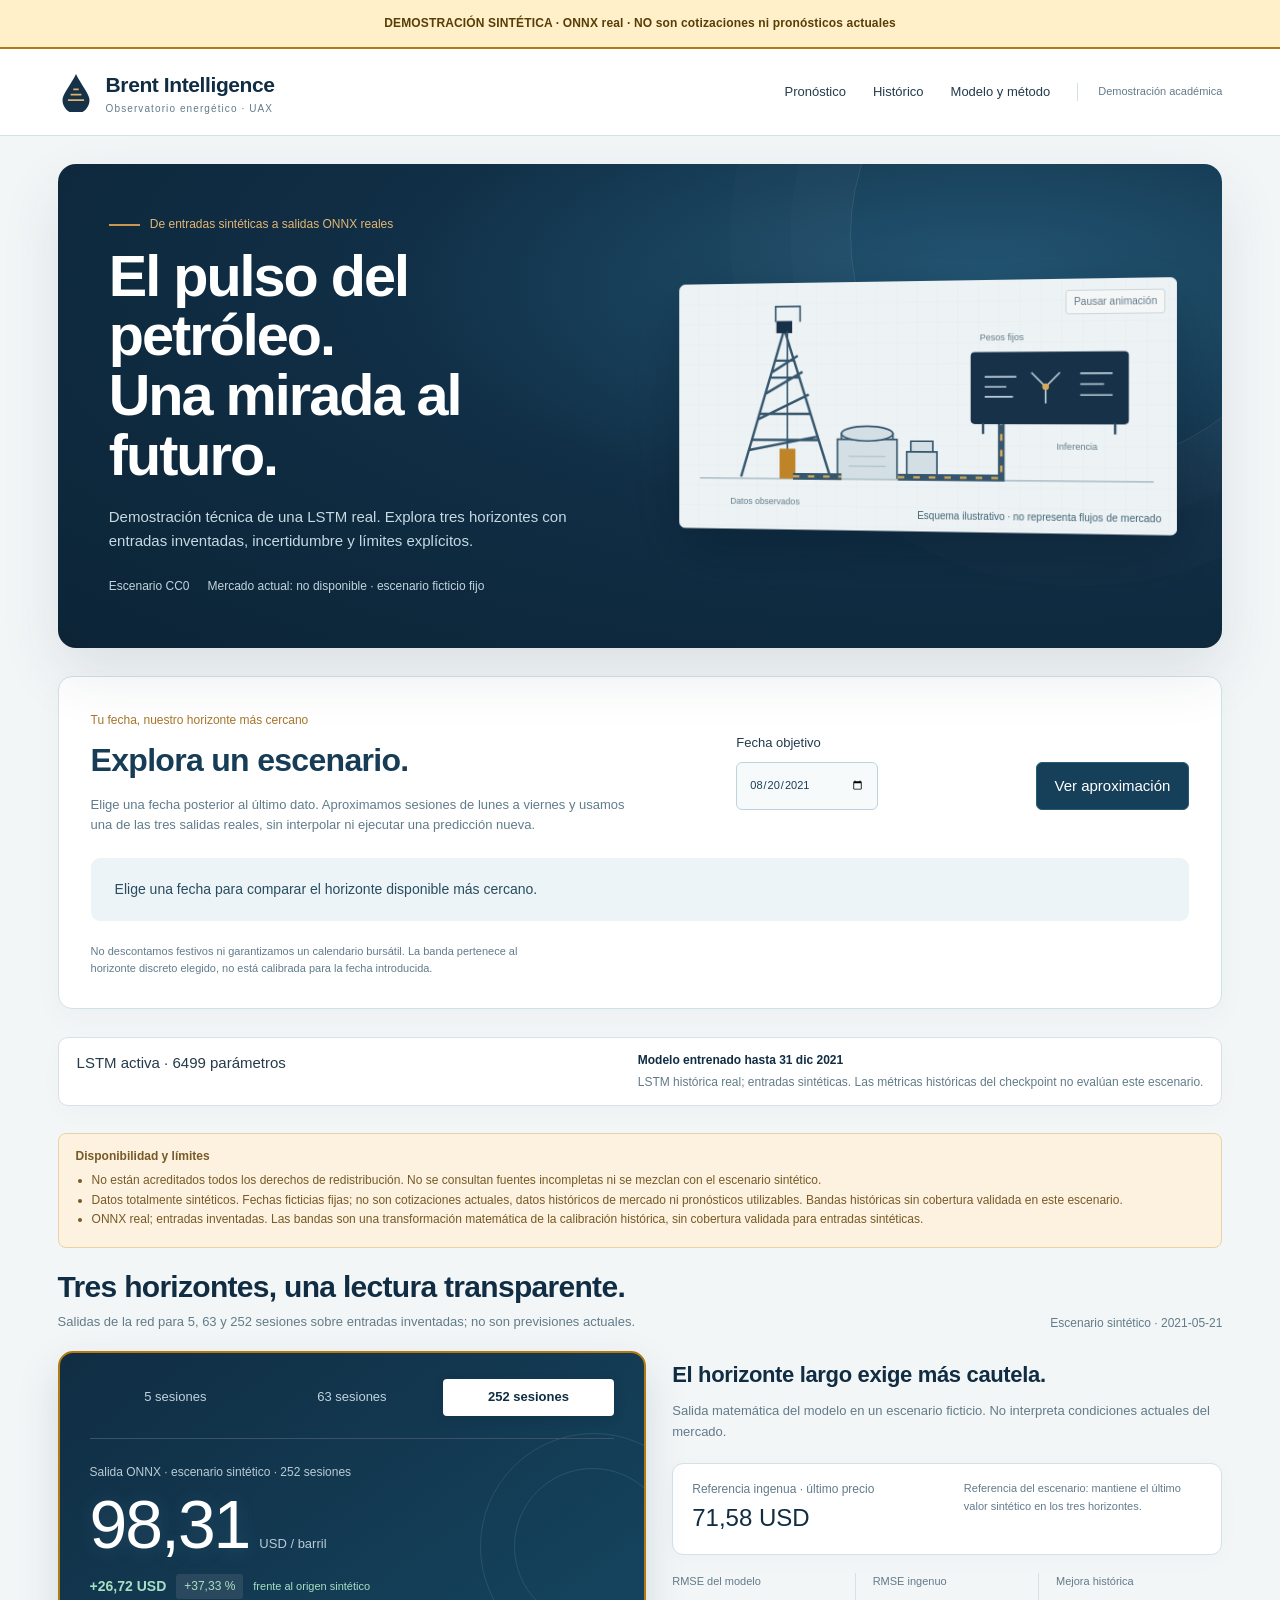
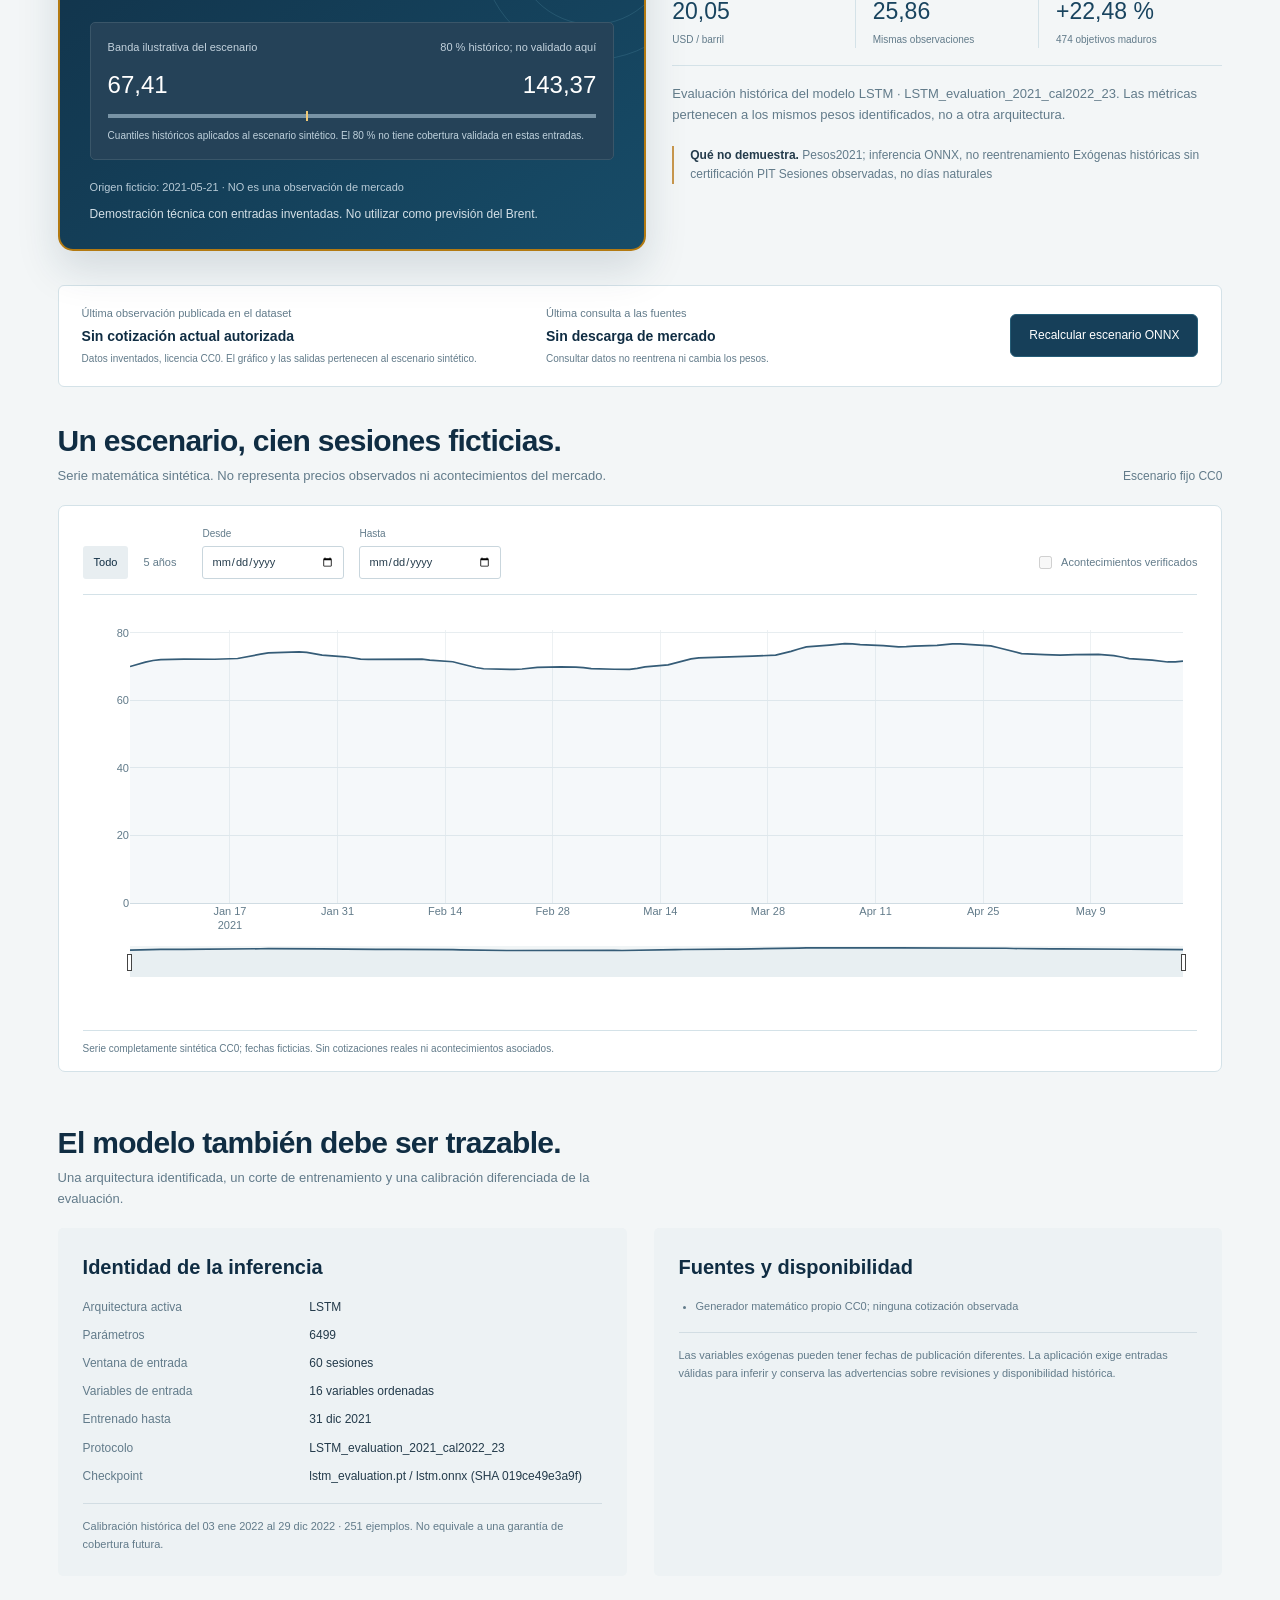
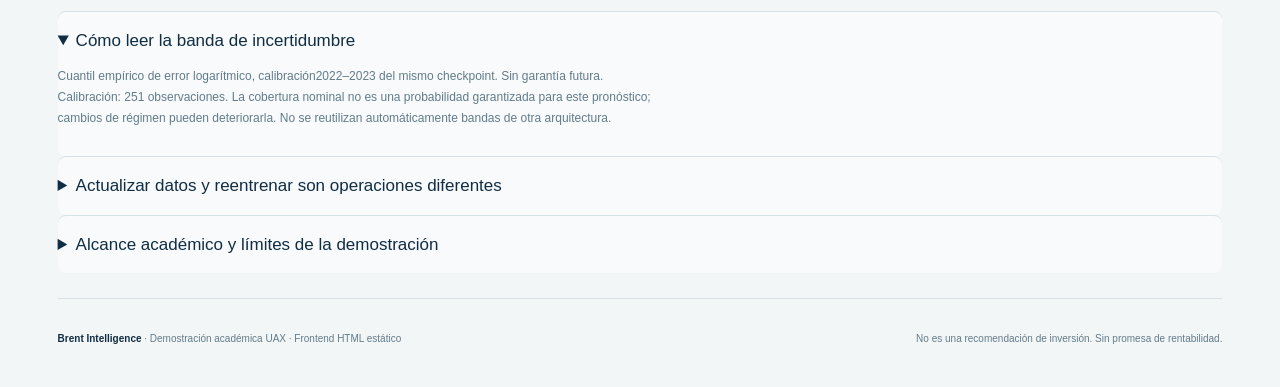
<file: web/pages/index.html>
<!doctype html>
<html lang="es"><head><meta charset="utf-8"><meta name="viewport" content="width=device-width,initial-scale=1"><meta name="color-scheme" content="light"><title>Brent Intelligence · Observatorio energético UAX</title>
<style>
:root{--paper:#f7f8f8;--white:#fff;--navy:#173149;--ink:#243b4b;--muted:#627b8a;--line:#d8e1e6;--steel:#e8eef1;--amber:#bf8428;--amber-light:#fcf2df;--green:#276b59;--red:#a14340;--blue:#467f9d;font-family:"Segoe UI",Tahoma,sans-serif;color:var(--ink);background:var(--paper)}*{box-sizing:border-box}body{margin:0;font-size:15px;line-height:1.6}button,input,select{font:inherit}button,a,input,select{outline-offset:4px}button:focus-visible,a:focus-visible,input:focus-visible,select:focus-visible{outline:3px solid #b67a22}button{cursor:pointer}button:disabled{cursor:not-allowed;opacity:.48}a{color:var(--blue);text-underline-offset:3px}.skip{position:absolute;top:-80px;left:20px;z-index:99;background:var(--navy);color:#fff;padding:9px 14px}.skip:focus{top:10px}.wrap{max-width:1400px;margin:auto;padding:0 clamp(18px,4.5vw,65px)}.topbar{border-bottom:1px solid var(--line);background:var(--white)}.topbar .wrap{display:flex;align-items:center;justify-content:space-between;gap:25px;min-height:86px}.brand{display:flex;align-items:center;gap:12px;color:var(--navy);text-decoration:none;font-family:Bahnschrift,"Segoe UI",sans-serif;font-size:21px;font-weight:600;letter-spacing:-.4px}.brand-icon{width:36px;height:40px}.brand small{font-family:"Segoe UI",sans-serif;font-size:10px;letter-spacing:1.1px;color:var(--muted);display:block;font-weight:500;line-height:1.5}.topnav{display:flex;gap:27px;align-items:center;font-size:13px}.topnav a{color:var(--ink);text-decoration:none}.topnav a:hover{text-decoration:underline}.local-tag{font-size:11px;color:var(--muted);border-left:1px solid var(--line);padding-left:20px;white-space:nowrap}.hero{display:grid;grid-template-columns:1.05fr 1fr;gap:40px;align-items:center;padding:48px 0 32px}.eyebrow{font-size:12px;color:var(--amber);margin-bottom:12px;display:flex;align-items:center;gap:10px}.eyebrow:before{content:"";height:2px;width:31px;background:var(--amber)}h1,h2,h3{font-family:Bahnschrift,"Segoe UI",sans-serif;font-weight:550}h1{font-size:clamp(34px,3.8vw,53px);letter-spacing:-1.5px;line-height:1.08;margin:0 0 19px;color:var(--navy);max-width:650px}.hero p{color:var(--muted);max-width:61ch;margin:0;font-size:15px}.hero-status{display:flex;gap:18px;align-items:center;margin-top:24px;color:var(--muted);font-size:12px}.status-dot{width:7px;height:7px;display:inline-block;border-radius:50%;background:var(--green);margin-right:6px}.energy-art{position:relative;min-width:0}.energy-art svg{width:100%;height:auto;display:block}.motion-button{position:absolute;top:11px;right:11px;background:#f7f8f8d9;border:1px solid #cbd7dd;color:var(--muted);font-size:10px;border-radius:3px;padding:3px 7px}.art-caption{position:absolute;bottom:8px;right:15px;font-size:10px;color:var(--muted)}.pipeline-flow{stroke-dasharray:8 11;animation:flow 3.3s linear infinite}.motion-paused .pipeline-flow{animation-play-state:paused}@keyframes flow{to{stroke-dashoffset:-76}}.model-ribbon{background:#eaf0f3;border:1px solid #d4e0e7;padding:13px 18px;display:flex;justify-content:space-between;gap:20px;align-items:center;font-size:12px;margin-bottom:27px}.model-ribbon strong{color:var(--navy);font-weight:650}.model-ribbon p{margin:3px 0 0;color:var(--muted);max-width:100ch}.model-ribbon .identity{white-space:nowrap;font-family:Bahnschrift,"Segoe UI",sans-serif;font-size:15px;align-self:flex-start}.section-head{display:flex;justify-content:space-between;align-items:end;gap:25px;margin:0 0 18px}.section-head h2{font-size:27px;letter-spacing:-.6px;line-height:1.2;margin:0 0 7px;color:var(--navy)}.section-head p{margin:0;color:var(--muted);font-size:13px;max-width:83ch}.section-head .section-id{font-size:12px;color:var(--muted);white-space:nowrap}.forecast-grid{display:grid;grid-template-columns:1.07fr 1fr;gap:26px;margin-bottom:34px}.forecast-card{background:var(--navy);color:#fff;padding:26px 30px 25px;border-radius:8px;position:relative;min-width:0;overflow:hidden}.forecast-card:after{content:"";position:absolute;right:-63px;top:80px;width:225px;height:225px;border:1px solid #29495f;border-radius:50%;pointer-events:none}.forecast-card:before{content:"";position:absolute;right:-27px;top:115px;width:155px;height:155px;border:1px solid #29495f;border-radius:50%;pointer-events:none}.forecast-card>*{position:relative;z-index:1}.horizon-tabs{display:flex;gap:5px;padding-bottom:22px;border-bottom:1px solid #3b5366;margin-bottom:24px}.horizon-tabs button{background:transparent;color:#c0d2dd;border:1px solid transparent;border-radius:4px;padding:7px 13px;font-size:13px;flex:1}.horizon-tabs button[aria-pressed=true]{background:#fff;color:var(--navy);font-weight:600}.horizon-tabs button:hover:not(:disabled){border-color:#87a7bb}.price-label{font-size:12px;color:#b8cbd7}.price-row{display:flex;align-items:baseline;gap:10px;margin:4px 0 4px}.forecast-price{font-family:Bahnschrift,"Segoe UI",sans-serif;font-size:clamp(49px,5.3vw,74px);font-weight:500;letter-spacing:-2px;line-height:1.15;font-variant-numeric:tabular-nums}.price-unit{font-size:13px;color:#b8cbd7}.delta{display:flex;align-items:center;gap:10px;font-size:14px;margin:10px 0 23px}.delta strong{font-weight:600}.delta .pill{font-size:12px;background:#2b495e;padding:3px 8px;border-radius:3px}.delta.positive{color:#a7dfc4}.delta.negative{color:#ffbca9}.uncertainty-band{background:#254258;border:1px solid #3a5669;border-radius:5px;padding:16px 17px}.band-top{font-size:11px;color:#c3d2dd;display:flex;justify-content:space-between;gap:10px;margin-bottom:9px}.band-values{display:flex;justify-content:space-between;gap:20px;font-family:Bahnschrift,"Segoe UI",sans-serif;font-size:24px}.band-track{height:4px;margin:10px 0;background:#7893a5;position:relative}.band-track:after{content:"";position:absolute;left:var(--forecast-position,50%);top:-3px;width:2px;height:10px;background:#f0c977}.band-method{font-size:10px;color:#c0d2dd;margin:9px 0 0;line-height:1.5}.forecast-origin{font-size:11px;color:#b8cbd7;margin-top:19px}.forecast-note{font-size:12px;color:#d4e0e7;margin:8px 0 0}.explanation{padding:5px 0;min-width:0}.explanation h3{font-size:22px;color:var(--navy);line-height:1.3;margin:5px 0 12px;letter-spacing:-.35px}.explanation>p{color:var(--muted);font-size:13px;margin:0 0 20px;max-width:75ch}.baseline{display:flex;justify-content:space-between;gap:25px;background:var(--white);border:1px solid var(--line);padding:16px 19px;border-radius:5px}.baseline-label{font-size:12px;color:var(--muted)}.baseline strong{font-family:Bahnschrift,"Segoe UI",sans-serif;font-size:24px;font-weight:500;color:var(--navy);display:block}.baseline .small{font-size:11px;color:var(--muted);max-width:39ch}.metrics{display:grid;grid-template-columns:repeat(3,minmax(0,1fr));gap:0;margin:18px 0;border-bottom:1px solid var(--line);padding-bottom:17px}.metric{border-right:1px solid var(--line);padding-left:17px}.metric:first-child{padding-left:0}.metric:last-child{border:0}.metric-label{font-size:11px;color:var(--muted)}.metric-value{font-family:Bahnschrift,"Segoe UI",sans-serif;font-size:23px;color:var(--navy);margin-top:3px;font-variant-numeric:tabular-nums}.metric-detail{font-size:10px;color:var(--muted);margin-top:2px}.protocol-caption{font-size:11px;color:var(--muted);margin:8px 0;max-width:90ch}.disclosure{font-size:12px;line-height:1.6;color:var(--muted);padding-left:16px;border-left:2px solid var(--amber);margin-top:18px}.disclosure strong{color:var(--ink)}.data-bar{background:var(--white);border:1px solid var(--line);border-radius:6px;padding:19px 23px;display:grid;grid-template-columns:1fr 1fr auto;gap:25px;align-items:center;margin:0 0 36px}.data-label{font-size:11px;color:var(--muted);margin-bottom:3px}.data-value{font-size:14px;color:var(--navy);font-weight:550}.data-detail{font-size:10px;color:var(--muted);margin-top:3px}.button{border:1px solid var(--navy);background:var(--navy);color:#fff;padding:10px 17px;border-radius:4px;font-size:12px;min-height:41px}.button:hover:not(:disabled){background:#244b68}.button.secondary{background:transparent;color:var(--navy);border-color:#bcccd5}.button.small{padding:6px 11px;min-height:33px;font-size:11px}.refresh-status{grid-column:1/-1;font-size:12px;display:none;border-top:1px solid var(--line);padding-top:12px;line-height:1.6}.refresh-status.visible{display:block}.refresh-status.error{color:var(--red)}.refresh-status.success{color:var(--green)}.refresh-status progress{display:block;width:100%;height:4px;margin-top:10px;accent-color:var(--amber)}.warning-box{background:var(--amber-light);border:1px solid #e8d2a8;padding:13px 17px;color:#775a26;font-size:12px;line-height:1.6;border-radius:4px;margin-bottom:21px}.warning-box:empty{display:none}.warning-box ul{padding-left:16px;margin:5px 0}.blocked{border:1px solid #e8c8c4;background:#fff5f2;color:#8c4840;padding:22px;border-radius:4px;font-size:13px}.blocked h3{margin:0 0 10px;font-size:23px}.blocked p{margin:6px 0}.blocked button{margin-top:12px}.chart-section{margin-bottom:36px}.history-panel{background:var(--white);border:1px solid var(--line);border-radius:7px;padding:20px 24px 14px;overflow:hidden}.history-controls{display:flex;gap:15px;align-items:end;flex-wrap:wrap;border-bottom:1px solid var(--line);padding-bottom:15px}.periods{display:flex;gap:4px}.periods button{border:1px solid transparent;background:transparent;font-size:11px;color:var(--muted);padding:7px 10px;border-radius:3px;white-space:nowrap}.periods button[aria-pressed=true]{background:var(--steel);color:var(--navy)}.field{display:grid;gap:4px;font-size:10px;color:var(--muted)}input[type=date],select{border:1px solid #c9d6dd;color:var(--ink);background:#fff;padding:6px 8px;border-radius:3px;font-size:11px;min-height:33px}input[type=date]{width:142px}.check{font-size:11px;display:flex;align-items:center;gap:6px;color:var(--muted);margin-left:auto;margin-bottom:7px}.check input{accent-color:var(--navy)}#historyChart{height:430px;width:100%;min-width:0}.chart-caption{font-size:10px;color:var(--muted);border-top:1px solid var(--line);padding-top:10px;margin-top:5px}.events{display:grid;grid-template-columns:repeat(3,minmax(0,1fr));gap:16px;margin-top:17px}.event{font-size:11px;border-top:2px solid #c2d2dc;padding-top:10px;min-width:0}.event time{font-size:10px;color:var(--amber);font-weight:600}.event h3{font-family:"Segoe UI",sans-serif;font-size:12px;margin:4px 0;color:var(--navy);font-weight:600}.event p{margin:4px 0;color:var(--muted)}.event a{font-size:10px}.technical-grid{display:grid;grid-template-columns:1fr 1fr;gap:27px;margin-bottom:35px}.technical{background:#edf2f4;padding:23px 25px;border-radius:5px;min-width:0}.technical h3{font-size:20px;color:var(--navy);margin:0 0 15px}.technical dl{display:grid;grid-template-columns:1fr 1.4fr;gap:9px 18px;margin:0;font-size:12px}.technical dt{color:var(--muted)}.technical dd{margin:0;color:var(--ink);overflow-wrap:anywhere;word-break:break-word}.technical .calibration{font-size:11px;margin:17px 0 0;padding-top:14px;border-top:1px solid #d2dde3;color:var(--muted)}.methodology details{border-top:1px solid var(--line);padding:15px 0;font-size:12px;color:var(--muted)}.methodology summary{font-family:Bahnschrift,"Segoe UI",sans-serif;cursor:pointer;color:var(--navy);font-size:17px}.methodology p{max-width:90ch;line-height:1.75}.methodology ol{padding-left:18px;line-height:1.8}.footer{border-top:1px solid var(--line);margin-top:25px;padding:22px 0 30px;display:flex;justify-content:space-between;gap:30px;font-size:10px;color:var(--muted)}.footer strong{color:var(--navy);font-weight:600}.loading-card{height:250px;background:#edf1f3;border:1px solid var(--line);border-radius:6px;display:flex;align-items:center;justify-content:center;color:var(--muted);font-size:13px}.hidden{display:none!important}.price-change{animation:numberChange .22s ease-out}@keyframes numberChange{from{opacity:.45;transform:translateY(4px)}to{opacity:1;transform:translateY(0)}}.source-list{margin:0;padding-left:17px;font-size:11px;color:var(--muted)}.source-list li{margin:6px 0;overflow-wrap:anywhere}
@media(max-width:1050px){.wrap{padding:0 28px}.topnav{gap:17px}.local-tag{display:none}.hero{gap:20px}.forecast-card{padding:23px}.forecast-grid{gap:24px}.data-bar{grid-template-columns:1fr 1fr;gap:15px}.data-bar>.button{grid-column:1/-1;justify-self:start}.history-controls{gap:10px}.check{margin-left:0}.technical dl{grid-template-columns:1fr 1.3fr}.hero p{font-size:13px}}
@media(max-width:730px){.wrap{padding:0 17px}.topbar .wrap{min-height:75px;gap:10px;flex-wrap:wrap;padding-top:15px;padding-bottom:12px}.brand{font-size:19px}.brand-icon{width:29px;height:33px}.topnav{gap:16px;font-size:11px;width:100%;justify-content:space-between}.hero{grid-template-columns:1fr;padding:29px 0 18px;gap:18px}.hero h1{font-size:37px;max-width:580px;letter-spacing:-1.15px}.hero p{font-size:13px;max-width:65ch}.hero-status{margin-top:16px;font-size:11px;gap:14px}.energy-art{max-width:560px;width:100%;margin:auto}.energy-art svg{max-height:220px}.art-caption{font-size:8px;right:10px;bottom:3px}.motion-button{font-size:9px;top:6px;right:6px}.model-ribbon{display:block;padding:12px 13px;font-size:11px;margin-bottom:25px}.model-ribbon .identity{font-size:13px;margin-bottom:5px}.forecast-grid{grid-template-columns:1fr;gap:20px}.forecast-card{padding:22px}.section-head h2{font-size:24px}.section-head p{font-size:12px}.section-id{display:none}.forecast-price{font-size:64px}.explanation h3{font-size:22px}.baseline strong{font-size:25px}.metrics{margin-top:20px}.data-bar{padding:17px;grid-template-columns:1fr;gap:15px;margin-bottom:29px}.data-bar>.button{grid-column:auto;width:100%}.data-value{font-size:13px}.history-panel{padding:16px 12px 12px}.history-controls{display:grid;grid-template-columns:1fr 1fr;gap:10px}.periods{grid-column:1/-1;justify-content:space-between}.periods button{padding:7px 9px;flex:1}.field input{width:100%;max-width:100%}.check{grid-column:1/-1;margin-bottom:0}#historyChart{height:340px}.events{grid-template-columns:1fr 1fr;gap:14px}.technical-grid{grid-template-columns:1fr;gap:17px}.technical{padding:20px}.technical dl{font-size:11px;grid-template-columns:1fr 1.25fr;gap:10px}.footer{display:block}.footer p{margin:4px 0}.band-values{font-size:25px}}
@media(prefers-reduced-motion:reduce){.pipeline-flow,.price-change{animation:none!important}*{scroll-behavior:auto!important}}
</style>
<script src="./assets/plotly.min.js" defer></script>
<link rel="stylesheet" href="./assets/premium.css"><script src="./config.js"></script><script src="./assets/ort/ort.wasm.min.js"></script><script src="./assets/events.js"></script><script src="./assets/preprocess.js"></script><script src="./assets/onnx-client.js"></script><script src="./assets/api-client.js"></script></head><body><div id="connectionMode" class="connection-banner" role="status">Inferencia ONNX en el navegador · datos preparados identificados</div><a class="skip" href="#pronostico">Saltar al pronóstico</a>
<header class="topbar"><div class="wrap"><a class="brand" href="#"><svg class="brand-icon" viewBox="0 0 40 44" aria-hidden="true"><path d="M20 2C15 13 5 24 5 31a15 15 0 0030 0C35 24 25 13 20 2z" fill="#173149"/><path d="M11 31h18M14 25h12M17 19h6" stroke="#d8b46f" stroke-width="2"/></svg><span>Brent Intelligence<small>Observatorio energético · UAX</small></span></a><nav class="topnav" aria-label="Navegación principal"><a href="#pronostico">Pronóstico</a><a href="#historico">Histórico</a><a href="#modelo">Modelo y método</a><span class="local-tag">Demostración académica</span></nav></div></header>
<main class="wrap">
<section class="hero"><div><div class="eyebrow">Del dato observado al precio previsto</div><h1>El pulso del petróleo.<br>Una mirada al futuro.</h1><p>Una lectura del Brent con datos trazables, un modelo identificado y límites explícitos. Explora tres horizontes sin confundir una estimación con un precio observado.</p><div class="hero-status"><span><i class="status-dot" aria-hidden="true"></i>Datos trazables</span><span id="heroDataDate">Cargando procedencia de datos…</span></div></div>
<div class="energy-art" id="energyArt"><button type="button" class="motion-button" id="motionPause" aria-pressed="false">Pausar animación</button><svg viewBox="0 0 610 305" role="img" aria-label="Esquema ilustrativo de una instalación petrolífera conectada a un flujo de datos e inferencia, sin valores simulados"><defs><pattern id="grid" width="25" height="25" patternUnits="userSpaceOnUse"><path d="M25 0H0V25" fill="none" stroke="#dce5e9" stroke-width=".6"/></pattern></defs><rect x="0" y="0" width="610" height="305" rx="8" fill="#edf2f4"/><rect x="0" y="0" width="610" height="305" rx="8" fill="url(#grid)"/><path d="M27 242H583" stroke="#9db2be" stroke-width="1.5"/><path d="M80 240l55-183 58 183M104 162h64M117 117h36M94 194h85M123 96h24M90 207l86-17M101 169l65-31M111 137l47-27M120 110l32-20" stroke="#35566d" stroke-width="3" fill="none"/><rect x="125" y="47" width="20" height="15" fill="#173149"/><path d="M124 48V29h31v19M139 60v146" stroke="#35566d" fill="none" stroke-width="2"/><rect x="129" y="205" width="20" height="37" fill="#bf8428"/><path d="M202 241v-48h74v48M207 193v-7h64v7" stroke="#35566d" fill="#d4dfe5" stroke-width="2"/><ellipse cx="239" cy="186" rx="32" ry="9" fill="#d4dfe5" stroke="#35566d" stroke-width="2"/><path d="M216 214h46M216 226h46" stroke="#9db2be"/><path d="M288 239v-31h37v31M293 208v-13h27v13" stroke="#35566d" fill="#d4dfe5" stroke-width="2"/><path d="M146 239h61M277 239h126v-72h122" stroke="#35566d" stroke-width="8" fill="none"/><path class="pipeline-flow" d="M146 239h61M277 239h126v-72h122" stroke="#d5aa58" stroke-width="3" fill="none"/><rect x="366" y="87" width="188" height="87" rx="5" fill="#173149"/><path d="M383 117h38M383 129h26M383 141h34M439 112l17 17 17-17M456 129v20M497 113h38M497 126h28M497 139h38" stroke="#b9cdd8" stroke-width="2" fill="none"/><circle cx="456" cy="129" r="4" fill="#d5aa58"/><path d="M381 173v13M538 173v13" stroke="#35566d" stroke-width="3"/><text x="66" y="274" fill="#627b8a" font-size="11" font-family="Segoe UI,sans-serif">Datos observados</text><text x="377" y="73" fill="#627b8a" font-size="11" font-family="Segoe UI,sans-serif">Pesos fijos</text><text x="469" y="204" fill="#627b8a" font-size="11" font-family="Segoe UI,sans-serif">Inferencia</text></svg><span class="art-caption">Esquema ilustrativo · no representa flujos de mercado</span></div></section>
<section id="dateExplorer" class="date-explorer" aria-labelledby="dateTitle"><div><span class="date-kicker">Tu fecha, nuestro horizonte más cercano</span><h2 id="dateTitle">Explora un escenario.</h2><p>Elige una fecha posterior al último dato. Aproximamos sesiones de lunes a viernes y usamos una de las tres salidas reales, sin interpolar ni ejecutar una predicción nueva.</p></div><div class="date-controls"><label for="targetDate">Fecha objetivo</label><input id="targetDate" type="date" aria-describedby="dateNotice"><button id="estimateDate" type="button">Ver aproximación</button></div><div id="dateResult" class="date-result" aria-live="polite">Elige una fecha para comparar el horizonte disponible más cercano.</div><p id="dateNotice" class="date-footnote">No descontamos festivos ni garantizamos un calendario bursátil. La banda pertenece al horizonte discreto elegido, no está calibrada para la fecha introducida.</p></section><div class="model-ribbon" id="modelRibbon"><div class="identity" id="modelIdentity">Identificando modelo activo…</div><div><strong id="modelDescription">Comprobando el protocolo de la demostración</strong><p id="academicDisclosure">Las métricas y los intervalos deben corresponder a los mismos pesos que producen el pronóstico.</p></div></div>
<div class="warning-box" id="warnings" role="status" aria-live="polite"></div>
<section id="pronostico"><header class="section-head"><div><h2>Tres horizontes, una lectura transparente.</h2><p>Sesiones observadas de mercado, no días naturales. Las variaciones se comparan con el último Brent disponible.</p></div><span class="section-id" id="forecastAsOf">Inferencia pendiente</span></header>
<div id="initialLoading" class="loading-card" role="status">Consultando el modelo y las observaciones guardadas…</div>
<div class="blocked hidden" id="blockedState" role="alert"><h3>No hay un pronóstico actual validado.</h3><p id="blockedReason"></p><p>Consulta las fuentes oficiales y valida las entradas antes de presentar nuevos valores.</p><button type="button" class="button secondary" id="retryState">Volver a comprobar</button></div>
<div class="forecast-grid hidden" id="forecastGrid"><article class="forecast-card"><div class="horizon-tabs" role="group" aria-label="Horizonte de predicción"><button type="button" data-horizon="5" aria-pressed="false">5 sesiones</button><button type="button" data-horizon="63" aria-pressed="false">63 sesiones</button><button type="button" data-horizon="252" aria-pressed="true">252 sesiones</button></div><div class="price-label" id="forecastLabel">Precio previsto</div><div class="price-row"><output class="forecast-price" id="forecastPrice" aria-live="polite">—</output><span class="price-unit">USD / barril</span></div><div class="delta" id="delta"><strong id="deltaUSD">—</strong><span class="pill" id="deltaPct">—</span><span style="font-size:11px">frente al último Brent</span></div><div class="uncertainty-band"><div class="band-top"><span id="bandLabel">Banda de incertidumbre</span><span id="bandNominal">—</span></div><div class="band-values"><span id="intervalLower">—</span><span id="intervalUpper">—</span></div><div class="band-track" aria-hidden="true"></div><p class="band-method" id="intervalMethod"></p></div><div class="forecast-origin" id="forecastOrigin"></div><p class="forecast-note" id="forecastNote"></p></article>
<article class="explanation"><h3 id="horizonTitle">Perspectiva del horizonte</h3><p id="horizonExplanation"></p><div class="baseline"><div><div class="baseline-label">Referencia ingenua · último precio</div><strong id="naivePrice">—</strong></div><div class="small">Conserva el último Brent observado en los tres horizontes. Es la referencia mínima para interpretar una mejora.</div></div><div class="metrics" aria-label="Evaluación histórica del modelo activo"><div class="metric"><div class="metric-label">RMSE del modelo</div><div class="metric-value" id="metricRMSE">—</div><div class="metric-detail">USD / barril</div></div><div class="metric"><div class="metric-label">RMSE ingenuo</div><div class="metric-value" id="metricNaive">—</div><div class="metric-detail">Mismas observaciones</div></div><div class="metric"><div class="metric-label">Mejora histórica</div><div class="metric-value" id="metricGain">—</div><div class="metric-detail" id="metricN">—</div></div></div><p class="protocol-caption" id="metricProtocol"></p><div class="disclosure" id="horizonLimitations"></div></article></div></section>
<section class="data-bar" aria-label="Actualización y procedencia"><div><div class="data-label">Última observación publicada en el dataset</div><div class="data-value" id="lastObservation">—</div><div class="data-detail" id="lastObservationDetail">No se atribuyen observaciones a la fecha de descarga.</div></div><div><div class="data-label">Última consulta a las fuentes</div><div class="data-value" id="lastDownload">Sin consulta registrada</div><div class="data-detail">Consultar datos no reentrena ni cambia los pesos.</div></div><button type="button" class="button" id="refreshButton">Actualizar desde fuentes</button><div class="refresh-status" id="refreshStatus" role="status" aria-live="polite"></div></section>
<section class="chart-section" id="historico"><header class="section-head"><div><h2>Más de dos décadas de Brent.</h2><p>Precios observados y acontecimientos documentados. Las anotaciones aportan contexto; no demuestran causalidad del precio.</p></div><span class="section-id">Histórico desde 2000</span></header><div class="history-panel"><div class="history-controls"><div class="periods" role="group" aria-label="Periodo del histórico"><button type="button" data-period="all" aria-pressed="true">Todo</button><button type="button" data-period="5y" aria-pressed="false">5 años</button><button type="button" data-period="2024" aria-pressed="false">Desde 2024</button></div><label class="field" for="historyFrom">Desde<input type="date" id="historyFrom"></label><label class="field" for="historyTo">Hasta<input type="date" id="historyTo"></label><label class="check"><input type="checkbox" id="eventToggle" checked>Acontecimientos verificados</label></div><div id="historyChart" role="img" aria-label="Histórico observado del precio Brent"></div><div class="chart-caption" id="historyCaption">Puedes ampliar arrastrando, restablecer con doble clic y exportar una imagen mediante el icono de cámara.</div></div><div class="events" id="eventList"></div></section>
<section id="modelo"><header class="section-head"><div><h2>El modelo también debe ser trazable.</h2><p>Una arquitectura identificada, un corte de entrenamiento y una calibración diferenciada de la evaluación.</p></div></header><div class="technical-grid"><article class="technical"><h3>Identidad de la inferencia</h3><dl><dt>Arquitectura activa</dt><dd id="techArchitecture">—</dd><dt>Parámetros</dt><dd id="techParameters">—</dd><dt>Ventana de entrada</dt><dd id="techWindow">—</dd><dt>Variables de entrada</dt><dd id="techFeatures">—</dd><dt>Entrenado hasta</dt><dd id="techTrained">—</dd><dt>Protocolo</dt><dd id="techProtocol">—</dd><dt>Checkpoint</dt><dd id="techCheckpoint">—</dd></dl><p class="calibration" id="calibrationDisclosure">Esperando la atribución de la calibración.</p></article><article class="technical"><h3>Fuentes y disponibilidad</h3><ul class="source-list" id="dataSources"><li>Consultando procedencia…</li></ul><p class="calibration">Las variables exógenas pueden tener fechas de publicación diferentes. La aplicación exige entradas válidas para inferir y conserva las advertencias sobre revisiones y disponibilidad histórica.</p></article></div></section>
<section class="methodology"><details open><summary>Cómo leer la banda de incertidumbre</summary><p id="uncertaintyExplanation">Una banda calibrada históricamente no garantiza que el precio futuro quede dentro. Su método, muestra y arquitectura deben corresponder al modelo activo.</p></details><details><summary>Actualizar datos y reentrenar son operaciones diferentes</summary><ol><li>La actualización consulta fuentes y conserva un dataset versionado.</li><li>Se validan fechas, precios y variables antes de ejecutar inferencia.</li><li>Los mismos pesos guardados producen nuevos pronósticos, sin entrenamiento automático.</li><li>Un futuro reentrenamiento es un proceso manual separado: requiere evaluación y nueva calibración, sin reutilizar sus métricas como si pertenecieran al modelo anterior.</li></ol></details><details><summary>Alcance académico y límites de la demostración</summary><p id="methodDisclosure">El histórico ya examinado no constituye un test virgen. Una mejora histórica no promete rentabilidad ni precisión futura. El modelo académico seleccionado y el modelo funcional deben identificarse por separado cuando no coinciden.</p></details></section>
<footer class="footer"><p><strong>Brent Intelligence</strong> · Demostración académica UAX · Frontend HTML estático</p><p>No es una recomendación de inversión. Sin promesa de rentabilidad.</p></footer>
</main>
<script>
document.addEventListener('DOMContentLoaded',()=>{'use strict';
const $=id=>document.getElementById(id),esc=v=>String(v??'').replace(/[&<>"']/g,c=>({'&':'&amp;','<':'&lt;','>':'&gt;','"':'&quot;',"'":'&#39;'}[c])),finite=v=>typeof v==='number'&&Number.isFinite(v),fmt=(v,n=2)=>finite(v)?v.toLocaleString('es-ES',{minimumFractionDigits:n,maximumFractionDigits:n}):'—',signed=v=>finite(v)?(v>0?'+':'')+fmt(v):'—',asArray=v=>Array.isArray(v)?v:v?[v]:[];
let appState=null,selectedHorizon=252,period='all',busy=false,plotToken=0,plotReady=Promise.resolve(),refreshController=null;const reduced=window.matchMedia('(prefers-reduced-motion:reduce)');
const date=v=>{if(!v)return'No registrado';const parsed=new Date(String(v).length===10?String(v)+'T12:00:00':v);return Number.isNaN(parsed.getTime())?String(v):new Intl.DateTimeFormat('es-ES',{day:'2-digit',month:'short',year:'numeric'}).format(parsed)},dateTime=v=>{if(!v)return'Sin consulta registrada';const parsed=new Date(v);return Number.isNaN(parsed.getTime())?String(v):new Intl.DateTimeFormat('es-ES',{day:'2-digit',month:'short',year:'numeric',hour:'2-digit',minute:'2-digit'}).format(parsed)};
function set(id,value){$(id).textContent=value??'—'}
function warningTexts(state){return asArray(state?.warnings).map(x=>typeof x==='string'?x:x.message||x.detail||JSON.stringify(x))}
function metadata(state){const m=state.model||{},d=state.data||{},u=state.uncertainty||{},arch=String(m.architecture||'No identificado').toUpperCase();set('modelIdentity',arch+(BrentAPI.mode==='demo'?' archivada · ':' activa · ')+fmt(m.parameters,0)+' parámetros');set('modelDescription','Modelo entrenado hasta '+date(m.trained_until));set('academicDisclosure',m.academic_model?'Selección académica: '+m.academic_model+'. Esta demostración identifica por separado el modelo que produce cada valor.':(arch.includes('LSTM')?'La RNN académica no produce los valores de esta pantalla. Se conserva una demostración LSTM con calibración y métricas del mismo protocolo.':'Las métricas y los intervalos se atribuyen únicamente a los pesos activos.'));set('heroDataDate',d.last_date?'Datos observados hasta '+date(d.last_date):'Sin observación validada');set('forecastAsOf',d.last_date?'Origen: '+date(d.last_date):'Inferencia no disponible');set('lastObservation',d.last_date?date(d.last_date)+(finite(d.last_price)?' · '+fmt(d.last_price)+' USD/barril':''):'Sin observaciones válidas');set('lastObservationDetail',d.stale?'El proveedor no aporta una observación suficientemente reciente; consulta las advertencias.':'Fecha real de la observación; puede preceder a la consulta.');set('lastDownload',dateTime(d.downloaded_at));set('techArchitecture',arch);set('techParameters',fmt(m.parameters,0));set('techWindow',finite(m.window)?m.window+' sesiones':'No informado');set('techFeatures',finite(m.features)?m.features+' variables ordenadas':Array.isArray(m.features)?m.features.length+' variables ordenadas':'No informado');set('techTrained',date(m.trained_until));set('techProtocol',m.protocol||'No informado');set('techCheckpoint',m.checkpoint||'No informado');const calStart=u.calibration_start||m.calibration_start,calEnd=u.calibration_end||m.calibration_end;set('calibrationDisclosure','Calibración histórica'+(calStart||calEnd?' del '+date(calStart)+' al '+date(calEnd):' separada del entrenamiento')+(finite(u.calibration_n)?' · '+u.calibration_n+' ejemplos':'')+'.'+(u.calibration_target_end?' Etiquetas maduras hasta '+date(u.calibration_target_end)+'.':'')+' No equivale a una garantía de cobertura futura.');let sources=asArray(d.sources||state.sources),providers=asArray(d.provider_sources);$('dataSources').innerHTML=sources.length?sources.map(x=>'<li>'+esc(typeof x==='string'?x:((x.name||x.source||'Fuente')+((x.last_observation||x.last_date)?' · entrada usada '+date(x.last_observation||x.last_date):'')+(finite(x.age_at_origin_days)?' · '+x.age_at_origin_days+' días respecto al origen':'')))+'</li>').join(''):'<li>No hay un registro de variables utilizadas disponible.</li>';if(providers.length)$('dataSources').insertAdjacentHTML('beforeend','<li><details><summary>Últimas publicaciones consultadas ('+providers.length+')</summary><ul>'+providers.map(x=>'<li>'+esc((x.provider||'Fuente')+' · '+(x.name||x.id||'')+' · '+date(x.last_observation||x.last_date)+(x.status?' · '+x.status:''))+'</li>').join('')+'</ul></details></li>');const warnings=warningTexts(state);$('warnings').innerHTML=warnings.length?'<strong>Disponibilidad y límites</strong><ul>'+warnings.map(x=>'<li>'+esc(x)+'</li>').join('')+'</ul>':'';set('methodDisclosure',(m.academic_model?'Selección académica: '+m.academic_model+'. ':'')+'El modelo activo es '+arch+', protocolo '+(m.protocol||'no informado')+'. El histórico ya examinado no constituye un test virgen. Una mejora histórica no promete rentabilidad ni precisión futura.');}
function labelScenario(){if(!appState?.synthetic)return;
 document.body.dataset.scenario='synthetic';
 const text=(selector,value)=>{const e=document.querySelector(selector);if(e)e.textContent=value;};
 text('#historico h2','Un escenario, cien sesiones ficticias.');
 text('#historico .section-head p','Serie matemática sintética. No representa precios observados ni acontecimientos del mercado.');
 text('#historico .section-id','Escenario fijo CC0');
 document.querySelectorAll('[data-period]').forEach(b=>{if(b.dataset.period==='2024'){b.hidden=true;b.disabled=true;}});
 text('#pronostico .section-head p','Salidas de la red para 5, 63 y 252 sesiones sobre entradas inventadas; no son previsiones actuales.');
 text('.baseline .small','Referencia del escenario: mantiene el último valor sintético en los tres horizontes.');
 text('#delta > span:last-child','frente al origen sintético');
 text('.hero .eyebrow','De entradas sintéticas a salidas ONNX reales');
 text('.hero-status > span:first-child','Escenario CC0');
 text('.hero p','Demostración técnica de una LSTM real. Explora tres horizontes con entradas inventadas, incertidumbre y límites explícitos.');
 text('#refreshButton','Recalcular escenario ONNX');
 text('#horizonExplanation','Salida matemática del modelo en un escenario ficticio. No interpreta condiciones actuales del mercado.');
 text('#intervalMethod','Cuantiles históricos aplicados al escenario sintético. El 80 % no tiene cobertura validada en estas entradas.');
 const toggle=document.querySelector('#eventToggle');toggle.checked=false;toggle.disabled=true;
 if(!document.querySelector('#targetDate').value)document.querySelector('#targetDate').value='2021-08-20';

 set('connectionMode','DEMOSTRACIÓN SINTÉTICA · ONNX real · NO son cotizaciones ni pronósticos actuales');
 set('heroDataDate','Mercado actual: no disponible · escenario ficticio fijo');
 set('forecastAsOf','Escenario sintético · '+appState.data.last_date);
 set('lastObservation','Sin cotización actual autorizada');
 set('lastObservationDetail','Datos inventados, licencia CC0. El gráfico y las salidas pertenecen al escenario sintético.');
 set('lastDownload','Sin descarga de mercado');set('forecastLabel','Salida ONNX · escenario sintético · '+selectedHorizon+' sesiones');
 set('forecastOrigin','Origen ficticio: '+appState.data.last_date+' · NO es una observación de mercado');
 set('forecastNote','Demostración técnica con entradas inventadas. No utilizar como previsión del Brent.');
 set('bandLabel','Banda ilustrativa del escenario');set('bandNominal','80 % histórico; no validado aquí');
 set('academicDisclosure','LSTM histórica real; entradas sintéticas. Las métricas históricas del checkpoint no evalúan este escenario.');
 set('historyCaption','Serie completamente sintética CC0; fechas ficticias. Sin cotizaciones reales ni acontecimientos asociados.');
}
function selectedRecord(){return asArray(appState?.horizons).find(h=>Number(h.sessions)===selectedHorizon)}
function selectHorizon(h){if(!appState||appState.status!=='ready')return;const row=asArray(appState.horizons).find(x=>Number(x.sessions)===Number(h));if(!row)return;selectedHorizon=Number(h);renderForecast(true)}
function renderForecast(animate=false){const h=selectedRecord();if(!h||!finite(h.price))return;const m=appState.model||{},d=appState.data||{},u=appState.uncertainty||{},metrics=h.metrics||{};document.querySelectorAll('[data-horizon]').forEach(b=>b.setAttribute('aria-pressed',Number(b.dataset.horizon)===selectedHorizon?'true':'false'));set('forecastPrice',fmt(h.price));set('forecastLabel','Precio previsto a '+h.sessions+' sesiones');set('deltaUSD',signed(h.delta_usd)+' USD');set('deltaPct',signed(h.delta_pct)+' %');$('delta').className='delta '+(h.delta_usd>0?'positive':h.delta_usd<0?'negative':'');const band=finite(h.lower)&&finite(h.upper);set('intervalLower',band?fmt(h.lower):'No disponible');set('intervalUpper',band?fmt(h.upper):'');set('bandNominal',finite(h.nominal)?fmt(h.nominal*100,0)+' % nominal':'Cobertura no informada');set('bandLabel',band?'Banda empírica histórica':'Sin banda válida disponible');document.querySelector('.band-track').classList.toggle('hidden',!band);if(band)document.querySelector('.band-track').style.setProperty('--forecast-position',Math.max(0,Math.min(100,100*(h.price-h.lower)/(h.upper-h.lower)))+'%');set('intervalMethod',h.method||'No hay un método de incertidumbre documentado para este horizonte.');set('forecastOrigin','Origen del pronóstico: '+date(d.last_date)+' · pesos entrenados hasta '+date(m.trained_until));set('forecastNote','El precio futuro todavía no se observa. La fecha de origen no es la fecha de consulta.');const titles={5:'Corto plazo: cinco sesiones.',63:'Una perspectiva de tres meses de mercado.',252:'El horizonte largo exige más cautela.'};set('horizonTitle',titles[selectedHorizon]||'Perspectiva del horizonte');set('horizonExplanation',h.explanation||'La interpretación específica de este horizonte no está disponible.');set('naivePrice',fmt(d.last_price)+' USD');set('metricRMSE',fmt(metrics.rmse));set('metricNaive',fmt(metrics.naive_rmse));set('metricGain',signed(metrics.improvement_pct)+' %');set('metricN',finite(metrics.n)?metrics.n+' objetivos maduros':'N no informado');set('metricProtocol','Evaluación histórica del modelo '+String(m.architecture||'').toUpperCase()+' · '+(m.protocol||'protocolo no informado')+'. Las métricas pertenecen a los mismos pesos identificados, no a otra arquitectura.');let limits=asArray(h.limitations);$('horizonLimitations').innerHTML='<strong>Qué no demuestra.</strong> '+esc(limits.length?limits.map(x=>typeof x==='string'?x:JSON.stringify(x)).join(' '):'Un resultado histórico favorable no garantiza precisión futura. Los errores de horizontes solapados son dependientes.');set('uncertaintyExplanation',(h.method||'Método no informado.')+(finite(u.calibration_n)?' Calibración: '+u.calibration_n+' observaciones.':'')+(u.calibrationindependent_training===true?' La calibración está separada del entrenamiento.':'')+' La cobertura nominal no es una probabilidad garantizada para este pronóstico; cambios de régimen pueden deteriorarla. No se reutilizan automáticamente bandas de otra arquitectura.');labelScenario();if(animate&&!reduced.matches){$('forecastPrice').classList.remove('price-change');void $('forecastPrice').offsetWidth;$('forecastPrice').classList.add('price-change')}}
function renderState(state){appState=state;metadata(state);$('initialLoading').classList.add('hidden');const ready=state.status==='ready'&&asArray(state.horizons).some(h=>finite(h.price));$('forecastGrid').classList.toggle('hidden',!ready);$('blockedState').classList.toggle('hidden',ready);if(ready){if(!selectedRecord())selectedHorizon=Number(state.horizons[0].sessions);renderForecast()}else{set('blockedReason',state.message||state.error||warningTexts(state).join(' ')||'El servicio no ha confirmado datos y entradas válidas. No se muestran pronósticos anteriores como actuales.');set('forecastPrice','—');set('deltaUSD','—');set('deltaPct','—');set('intervalLower','—');set('intervalUpper','—')}document.querySelectorAll('[data-horizon]').forEach(b=>b.disabled=!ready||busy);renderEvents();plotReady=renderHistory();document.body.dataset.ready=ready?'ready':'blocked';labelScenario();return plotReady}
function observedHistory(){return asArray(appState?.history).filter(x=>x.date&&finite(x.price)).sort((a,b)=>String(a.date).localeCompare(String(b.date)))}
async function renderHistory(){const token=++plotToken,history=observedHistory();if(!history.length){$('historyChart').innerHTML='<div class="loading-card">No hay observaciones históricas válidas disponibles.</div>';return}if(!window.Plotly){$('historyChart').innerHTML='<div class="loading-card">No se ha cargado el componente local de gráficos. Comprueba el servicio y vuelve a cargar.</div>';return}const from=$('historyFrom').value,to=$('historyTo').value,subset=history.filter(x=>(!from||x.date>=from)&&(!to||x.date<=to));if(!subset.length){Plotly.purge('historyChart');$('historyChart').innerHTML='<div class="loading-card">No hay observaciones en este intervalo. Selecciona «Todo» para restablecer.</div>';return}const traces=[{x:subset.map(x=>x.date),y:subset.map(x=>x.price),type:'scatter',mode:'lines',name:appState.synthetic?'Escenario sintético':'Brent observado',line:{color:'#355c77',width:1.7},fill:'tozeroy',fillcolor:'rgba(70,127,157,.055)',hovertemplate:'%{x|%d %b %Y}<br>%{y:.2f} USD/barril<extra>Serie: consultar modo de datos</extra>'}];if($('eventToggle').checked){const points=[];for(const event of asArray(appState.events)){if(!event.date)continue;let nearest=null;for(const row of subset){if(row.date<=event.date)nearest=row;else break}if(nearest&&event.date>=subset[0].date&&event.date<=subset.at(-1).date)points.push({event,row:nearest})}if(points.length)traces.push({x:points.map(x=>x.row.date),y:points.map(x=>x.row.price),type:'scatter',mode:'markers',name:'Contexto documentado',marker:{color:'#bf8428',size:9,symbol:'diamond',line:{color:'#fff',width:1}},customdata:points.map(x=>[x.event.title,x.event.date,x.event.detail||'',x.row.date]),hovertemplate:'%{customdata[0]}<br>Fecha de contexto: %{customdata[1]}<br>Brent observado: %{y:.2f} USD<br>Observación: %{customdata[3]}<extra>Contexto, no causalidad</extra>'})}await Plotly.react('historyChart',traces,{paper_bgcolor:'#fff',plot_bgcolor:'#fff',font:{family:'Segoe UI,Tahoma,sans-serif',size:11,color:'#627b8a'},margin:{l:47,r:15,t:35,b:47},xaxis:{gridcolor:'#edf1f3',title:'Fecha observada',rangeslider:{visible:true,thickness:.09,bgcolor:'#f1f5f6'}},yaxis:{title:'USD / barril',gridcolor:'#e7edf0',zerolinecolor:'#d0dce3'},legend:{orientation:'h',x:0,y:1.13,font:{size:10}},hovermode:'closest',dragmode:'zoom'},{responsive:true,displaylogo:false,scrollZoom:false,toImageButtonOptions:{format:'png',filename:'Brent_observado_UAX',scale:2},modeBarButtonsToRemove:['lasso2d','select2d']});if(token!==plotToken)return;set('historyCaption',subset.length.toLocaleString('es-ES')+' observaciones · '+date(subset[0].date)+' a '+date(subset.at(-1).date)+'. Los marcadores se apoyan en la última cotización observada disponible en o antes de la fecha del acontecimiento. No implican causalidad.');labelScenario();}
function renderEvents(){const events=asArray(appState?.events);$('eventList').innerHTML=events.map(e=>{const source=typeof e.source==='string'?e.source:e.source?.url||e.url;const safe=source&&/^https?:\/\//i.test(source);return '<article class="event"><time datetime="'+esc(e.date)+'">'+esc(date(e.date))+'</time><h3>'+esc(e.title)+'</h3><p>'+esc(e.detail||'Contexto histórico documentado.')+'</p>'+(safe?'<a href="'+esc(source)+'" target="_blank" rel="noopener noreferrer">Consultar fuente</a>':'<span style="color:#627b8a">Fuente: '+esc(typeof e.source==='object'?e.source?.name||'documentación de la ejecución':e.source||'documentación de la ejecución')+'</span>')+'</article>'}).join('')}
function setPeriod(value){period=value;const history=observedHistory();if(!history.length)return;const last=history.at(-1).date;let from='';if(value==='5y'){const d=new Date(last+'T12:00:00');d.setFullYear(d.getFullYear()-5);from=d.toISOString().slice(0,10)}else if(value==='2024')from='2024-01-01';$('historyFrom').value=from;$('historyTo').value='';document.querySelectorAll('[data-period]').forEach(b=>b.setAttribute('aria-pressed',b.dataset.period===value?'true':'false'));plotReady=renderHistory()}
async function readResponse(response){let body;try{body=await response.json()}catch{throw new Error('El servicio no ha devuelto un estado JSON válido. Comprueba el servidor local.')}if(!response.ok){const message=body.error||body.message||asArray(body.warnings).join(' ')||'La consulta ha fallado (HTTP '+response.status+').';const error=new Error(typeof message==='string'?message:JSON.stringify(message));error.state=body.status?body:body.state;throw error}return body}
async function loadState(){document.body.dataset.ready='loading';try{const response=await BrentAPI.state();const state=await readResponse(response);await renderState(state);return state}catch(error){$('initialLoading').classList.add('hidden');$('forecastGrid').classList.add('hidden');$('blockedState').classList.remove('hidden');set('blockedReason',error.message);set('modelIdentity','Modelo no confirmado');set('modelDescription','Modelo o entradas preparadas no disponibles');set('academicDisclosure','No se presentan valores simulados ni pronósticos anteriores como si fueran actuales.');document.body.dataset.ready='error';return null}}
async function refresh(){if(busy)return;busy=true;const previousDate=appState?.data?.last_date;refreshController=new AbortController();const timeout=setTimeout(()=>refreshController.abort(),120000);$('refreshButton').disabled=true;set('refreshButton','Consultando fuentes…');document.querySelectorAll('[data-horizon]').forEach(b=>b.disabled=true);$('refreshStatus').className='refresh-status visible';$('refreshStatus').innerHTML=(BrentAPI.mode==='onnx'?'Consultando entradas publicadas y ejecutando ONNX. No se inicia una descarga de proveedores ni un workflow.':'Consultando fuentes oficiales y validando entradas. No se entrena.')+'<progress aria-label="Consulta en curso"></progress>';try{const response=await BrentAPI.refresh(refreshController.signal);const payload=await readResponse(response);const state=payload.state||payload;await renderState(state);$('refreshStatus').className='refresh-status visible '+(state.status==='ready'?'success':'error');set('refreshStatus',state.status==='ready'?'Consulta completada. '+(state.data?.last_date===previousDate?'La fecha del escenario o de la observación no ha cambiado: ':'Fecha del escenario o de la observación: ')+date(state.data?.last_date)+'. Inferencia con los mismos pesos.':'Consulta completada, pero no hay entradas válidas para un pronóstico actual. Revisa las advertencias.');return state}catch(error){if(error.state)await renderState(error.state);$('refreshStatus').className='refresh-status visible error';set('refreshStatus',error.name==='AbortError'?'La consulta ha superado 120 segundos. Comprueba la conexión y vuelve a intentar. No se ha confirmado una nueva predicción.':error.message+' Puedes volver a intentar la consulta. No se atribuye una nueva fecha a los datos anteriores.');return null}finally{clearTimeout(timeout);busy=false;refreshController=null;$('refreshButton').disabled=false;set('refreshButton',BrentAPI.mode==='onnx'?'Consultar datos publicados':'Actualizar desde fuentes');document.querySelectorAll('[data-horizon]').forEach(b=>b.disabled=appState?.status!=='ready')}}
function pauseMotion(value){const stopped=value||reduced.matches;$('energyArt').classList.toggle('motion-paused',stopped);$('motionPause').disabled=reduced.matches;$('motionPause').setAttribute('aria-pressed',String(stopped));set('motionPause',reduced.matches?'Movimiento reducido':stopped?'Reanudar animación':'Pausar animación')}
document.querySelectorAll('[data-horizon]').forEach(b=>b.addEventListener('click',()=>selectHorizon(Number(b.dataset.horizon))));document.querySelectorAll('[data-period]').forEach(b=>b.addEventListener('click',()=>setPeriod(b.dataset.period)));for(const id of ['historyFrom','historyTo'])$(id).addEventListener('change',()=>{period='custom';document.querySelectorAll('[data-period]').forEach(b=>b.setAttribute('aria-pressed','false'));plotReady=renderHistory()});$('eventToggle').addEventListener('change',()=>{plotReady=renderHistory()});$('refreshButton').addEventListener('click',refresh);$('retryState').addEventListener('click',loadState);$('motionPause').addEventListener('click',()=>pauseMotion(!$('energyArt').classList.contains('motion-paused')));pauseMotion(reduced.matches);reduced.addEventListener('change',e=>pauseMotion(e.matches));window.UAXApp={get state(){return appState},get horizon(){return selectedHorizon},get plotReady(){return plotReady},selectHorizon,refresh,loadState,setPeriod};window.appReady=loadState();
});
</script><script src="./assets/date-explorer.js"></script></body></html>
</file>
<file: web/pages/assets/premium.css>
:root{--navy:#102d43;--blue:#276d91;--amber:#c9974d;--paper:#f3f6f7;--line:#d4e2e8}
html{scroll-behavior:smooth}body{background:var(--paper)}.connection-banner{padding:9px 20px;text-align:center;font-size:12px;background:#dfebed;color:#234b5c;border-bottom:1px solid #c9dce0;letter-spacing:.15px}.topbar{background:#fff}.brand{font-family:Bahnschrift,'Segoe UI',sans-serif}.hero{position:relative;margin-top:28px;border-radius:18px;background:radial-gradient(ellipse at 80% 25%,#235775 0%,#102e45 47%,#0c2436 100%);padding:clamp(28px,4vw,58px);gap:35px;overflow:hidden;box-shadow:0 25px 60px #18374d1c}.hero:before{content:'';position:absolute;width:460px;height:460px;right:-90px;top:-160px;border:1px solid #ffffff1a;border-radius:50%;box-shadow:0 0 0 60px #ffffff03,0 0 0 120px #ffffff03;animation:energy-breathe 9s ease-in-out infinite;pointer-events:none}.hero h1{color:#fff;font-size:clamp(36px,4.5vw,65px);font-weight:550;letter-spacing:-2px;line-height:1.04}.hero p{color:#c6d9e3;font-size:15px}.hero .eyebrow{color:#e2b675}.hero-status{color:#c0d5df}.hero .status-dot{background:#78c1b1;box-shadow:0 0 0 5px #78c1b115}.energy-art{filter:drop-shadow(0 18px 30px #00132255);transform:perspective(1000px) rotateY(-7deg);transition:transform .6s ease}.energy-art:hover{transform:perspective(1000px) rotateY(0)}.art-caption{color:#426577}.hero .motion-button{z-index:2}.model-ribbon{margin-top:28px;border-radius:10px;background:#fff;border:1px solid #d5e2e7;box-shadow:0 7px 25px #153b4e06}.warning-box{border-radius:8px}.forecast-card{background:linear-gradient(145deg,#102d43,#174c68);box-shadow:0 18px 42px #17394e25;border:1px solid #285572;border-radius:15px}.forecast-card:before,.forecast-card:after{border-color:#6cacbf33}.horizon-tabs button{transition:background .2s,transform .2s,color .2s}.horizon-tabs button:hover{transform:translateY(-2px)}.horizon-tabs button[aria-pressed=true]{box-shadow:0 3px 12px #001b3026}.forecast-price{color:#fff;text-shadow:0 2px 20px #95d6ee25}.baseline,.chart-panel,.refresh-panel{border-radius:11px;box-shadow:0 5px 25px #17394e06}.section-head h2{font-size:30px;letter-spacing:-.7px}.metric-value{color:#19445f}.primary-button,#refreshButton,#estimateDate{transition:transform .2s,box-shadow .2s;background:#163f59;color:#fff;border:1px solid #255d77;border-radius:6px;padding:11px 18px}.primary-button:hover,#refreshButton:hover,#estimateDate:hover{transform:translateY(-1px);box-shadow:0 5px 16px #173e5424}.date-explorer{margin:28px 0;background:#fff;border:1px solid #d0e1e8;border-radius:14px;padding:30px 32px;display:grid;grid-template-columns:1.35fr 1fr;gap:22px 34px;box-shadow:0 10px 30px #17394e08}.date-kicker{color:#a8752c;font-size:12px}.date-explorer h2{font-size:32px;margin:4px 0 9px;letter-spacing:-.7px;color:#173d56}.date-explorer p{font-size:13px;color:#607c8b;margin:0;max-width:75ch}.date-controls{align-self:center;display:grid;grid-template-columns:1fr auto;gap:8px 12px}.date-controls label{grid-column:1/-1;font-size:13px}.date-controls input{border:1px solid #bfd3dd;border-radius:6px;padding:10px 12px;min-width:0;background:#f7fafb;color:#193f57}.date-result{grid-column:1/-1;background:#edf4f7;border-radius:9px;padding:20px 24px;color:#284d61;font-size:14px}.date-result-top{display:flex;gap:35px;font-size:12px}.date-result-top strong{display:block;color:#193f57}.date-stat{display:flex;align-items:center;justify-content:space-between;gap:20px;margin:15px 0}.date-stat>strong{font-family:Bahnschrift,'Segoe UI',sans-serif;font-size:38px;letter-spacing:-1px;color:#183e56}.date-stat small{font-family:'Segoe UI',sans-serif;font-size:12px;letter-spacing:0;font-weight:400}.date-stat>span{background:#d9e8ed;padding:6px 10px;border-radius:5px;font-size:12px}.date-result .date-warning{margin:14px 0 8px;padding-left:12px;border-left:3px solid #c9974d;color:#775420}.date-source{font-size:11px!important}.date-footnote{grid-column:1/-1;font-size:11px!important}.event{transition:border-color .2s,transform .2s}.event:hover{border-color:#b88a44;transform:translateY(-2px)}details{background:#ffffff66;border-radius:8px;padding:0 12px}.pipeline-flow{animation-duration:2.7s}.motion-paused .pipeline-flow{animation-play-state:paused}@keyframes energy-breathe{50%{transform:scale(1.08);opacity:.55}}
@media(max-width:760px){.hero{grid-template-columns:1fr;padding:29px 23px;margin-top:18px;gap:25px}.hero h1{font-size:43px;letter-spacing:-1.5px}.energy-art{transform:none}.date-explorer{grid-template-columns:1fr;padding:23px 20px;gap:20px}.date-result{padding:17px}.date-stat{align-items:flex-start;flex-direction:column;gap:9px}.date-stat>strong{font-size:34px}.date-controls{grid-template-columns:1fr}.date-controls button{width:100%}.date-explorer h2{font-size:29px}.section-head h2{font-size:27px}.connection-banner{font-size:11px;padding:8px 16px}.model-ribbon{margin-top:20px}.forecast-card{padding:23px 21px}.date-result-top{gap:18px;justify-content:space-between}.date-result-top span{min-width:0}}
@media(prefers-reduced-motion:reduce){html{scroll-behavior:auto}*,*:before,*:after{animation:none!important;transition:none!important}.energy-art{transform:none}}

body[data-scenario=synthetic] .connection-banner{background:#fff0ca;color:#593d06;border-bottom:2px solid #b37a12;font-weight:700;padding:14px 20px;text-align:center}body[data-scenario=synthetic] .forecast-card{border:2px solid #b37a12}
</file>
